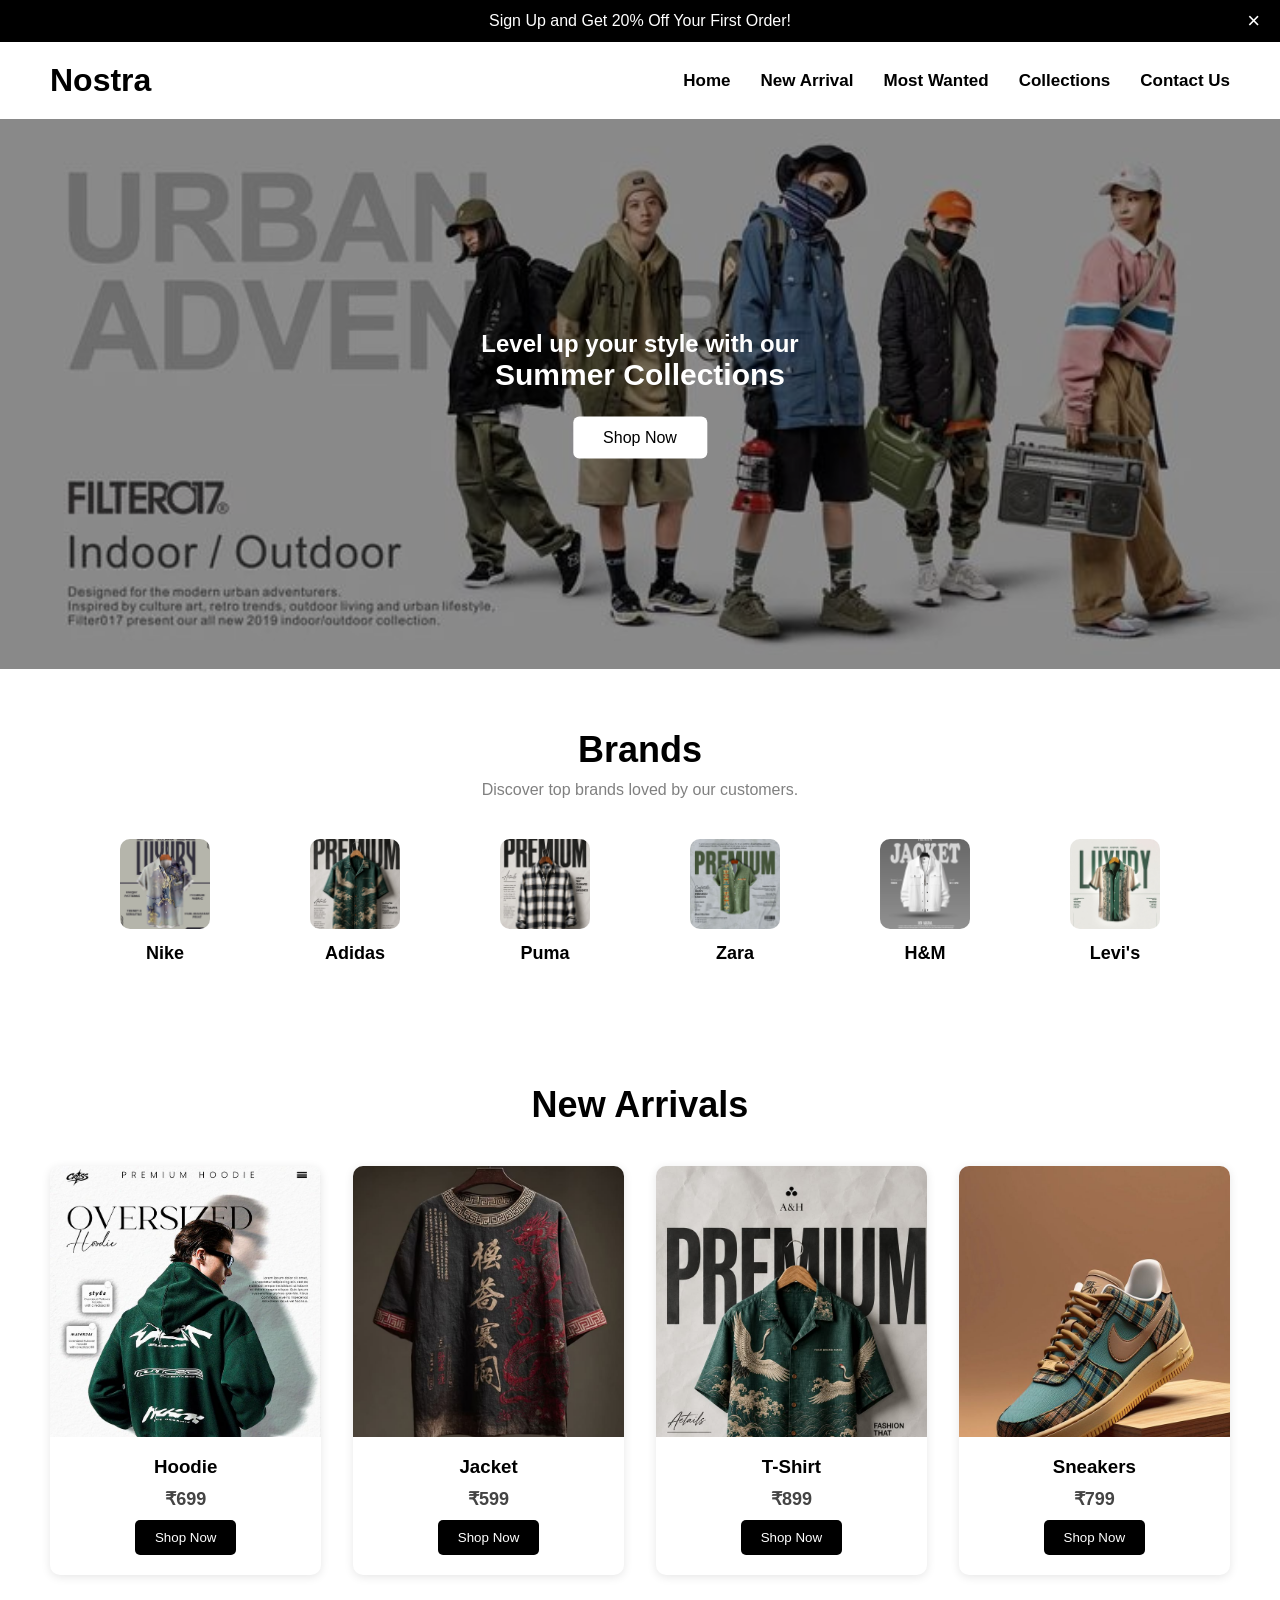
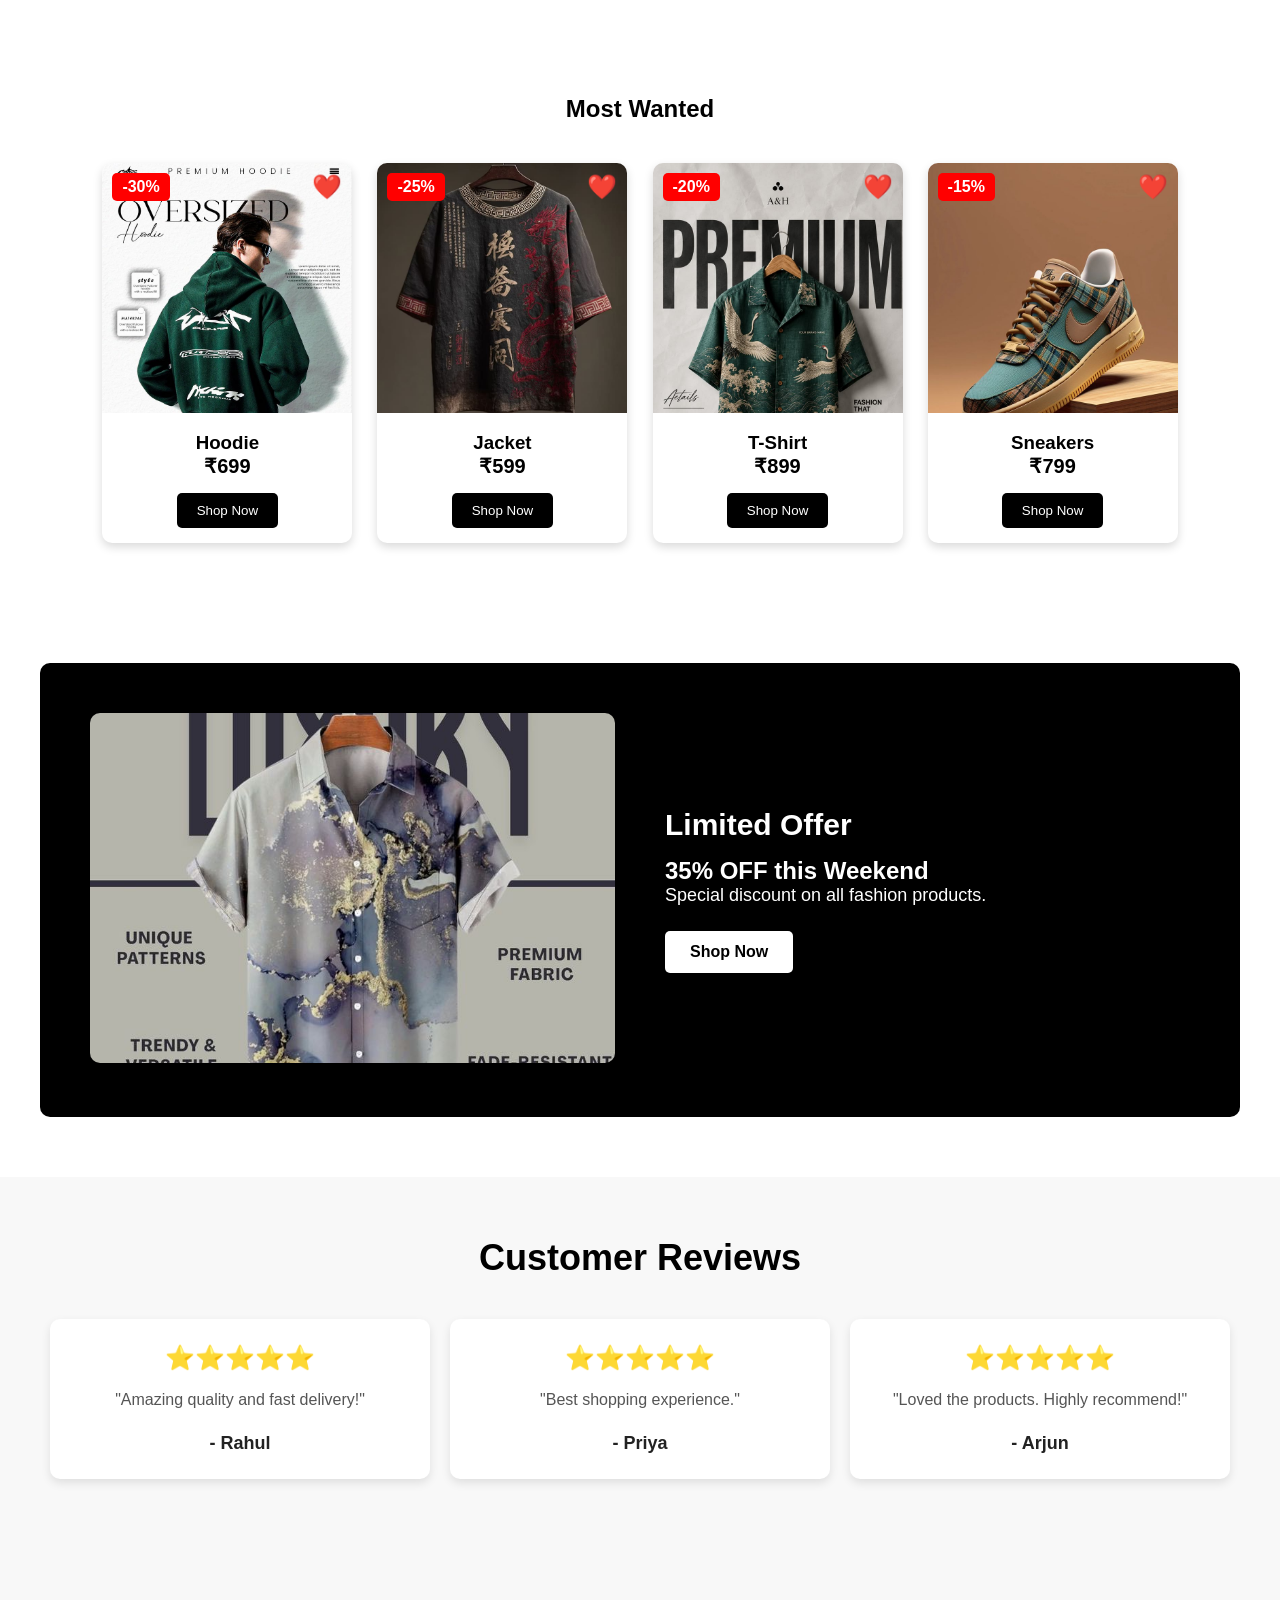
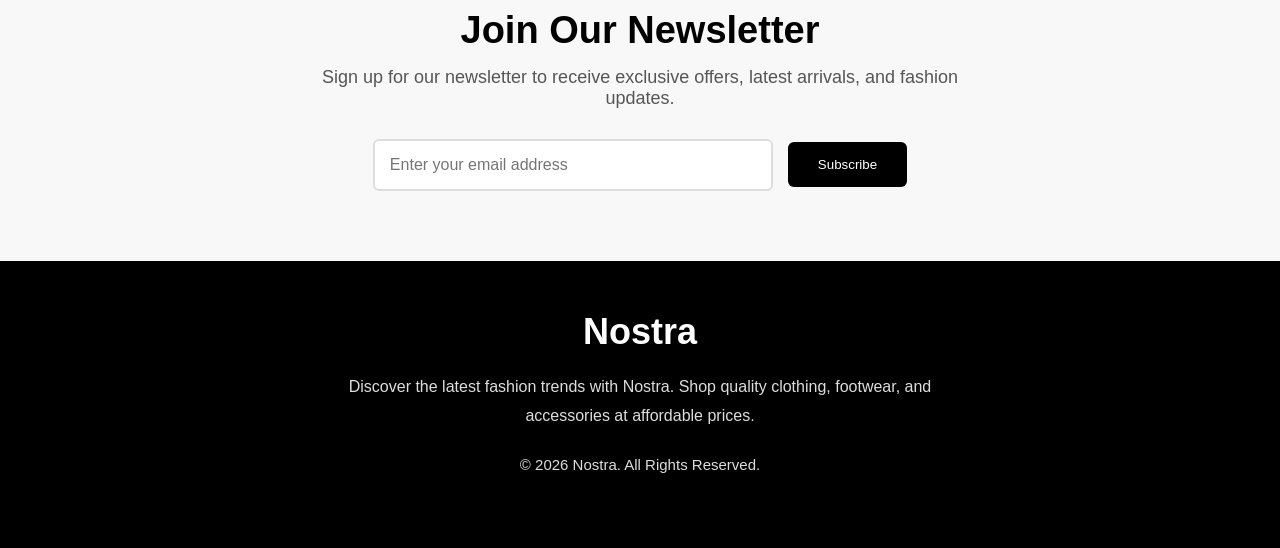
<file: index.html>
<!DOCTYPE html>
<html lang="en">

<head>
    <meta charset="UTF-8">
    <meta name="viewport" content="width=device-width, initial-scale=1.0">
    <title>Nostra E-commerce</title>
    <link rel="stylesheet" href="style.css">
    <script src="script.js"></script>
</head>

<body>

    <!-- Offer Bar -->
    <div class="offer-bar">
        <p>Sign Up and Get 20% Off Your First Order!</p>
        <button class="close-btn">&times;</button>
    </div>

    <!-- Navbar -->
    <nav class="navbar">

        <h1 class="logo">Nostra</h1>

        <ul class="nav-links">
            <li><a href="index.html">Home</a></li>
            <li><a href="new-arrival.html">New Arrival</a></li>
            <li><a href="most-wanted.html">Most Wanted</a></li>
            <li><a href="collections.html">Collections</a></li>
            <li><a href="contact.html">Contact Us</a></li>
        </ul>

    </nav>

    <!-- Hero Section -->
    <section class="hero">

        <img src="./imagecollection/banner.jpg" alt="Fashion Banner">

        <div class="hero-overlay"></div>

        <div class="hero-content">
            <h1>Level up your style with our</h1>
            <h3>Summer Collections</h3>
            <button>Shop Now</button>
        </div>

    </section>

    <!-- Brands -->
    <section class="brands">

        <h2>Brands</h2>

        <p>Discover top brands loved by our customers.</p>

        <div class="brand-container">

            <div class="brand">
                <img src="./imagecollection/img1.jpg" alt="Nike">
                <h4>Nike</h4>
            </div>

            <div class="brand">
                <img src="./imagecollection/img2.jpg" alt="Adidas">
                <h4>Adidas</h4>
            </div>

            <div class="brand">
                <img src="./imagecollection/img3.jpg" alt="Puma">
                <h4>Puma</h4>
            </div>

            <div class="brand">
                <img src="./imagecollection/img4.jpg" alt="Zara">
                <h4>Zara</h4>
            </div>

            <div class="brand">
                <img src="./imagecollection/img5.jpg" alt="H&M">
                <h4>H&M</h4>
            </div>

            <div class="brand">
                <img src="./imagecollection/img6.jpg" alt="Levi's">
                <h4>Levi's</h4>
            </div>

        </div>

    </section>

    <!-- New Arrivals -->
    <section class="new-arrivals">

        <h2>New Arrivals</h2>

        <div class="product-container">

            <div class="product-card">
                <img src="./imagecollection/Premium Hoodie Poster Design.jpg" alt="Hoodie">
                <h3>Hoodie</h3>
                <p>₹699</p>
                <button>Shop Now</button>
            </div>

            <div class="product-card">
                <img src="./imagecollection/JV.jpg" alt="Jacket">
                <h3>Jacket</h3>
                <p>₹599</p>
                <button>Shop Now</button>
            </div>

            <div class="product-card">
                <img src="./imagecollection/Artistic Japanese Wave Shirt 🌊🔥 _ Bold Statement Streetwear.jpg"
                    alt="T-Shirt">
                <h3>T-Shirt</h3>
                <p>₹899</p>
                <button>Shop Now</button>
            </div>

            <div class="product-card">
                <img src="./imagecollection/_Carlton Banks_ AF1's.jpg" alt="Sneakers">
                <h3>Sneakers</h3>
                <p>₹799</p>
                <button>Shop Now</button>
            </div>

        </div>

    </section>

    <section class="most-wanted">

        <h2>Most Wanted</h2>

        <div class="wanted-container">

            <div class="wanted-card">
                <span class="discount">-30%</span>
                <span class="wishlist">❤️</span>

                <img src="./imagecollection/Premium Hoodie Poster Design.jpg" alt="Hoodie">

                <h3>Hoodie</h3>
                <p>₹699</p>

                <button>Shop Now</button>
            </div>

            <div class="wanted-card">
                <span class="discount">-25%</span>
                <span class="wishlist">❤️</span>

                <img src="./imagecollection/JV.jpg" alt="Jacket">

                <h3>Jacket</h3>
                <p>₹599</p>

                <button>Shop Now</button>
            </div>

            <div class="wanted-card">
                <span class="discount">-20%</span>
                <span class="wishlist">❤️</span>

                <img src="./imagecollection/Artistic Japanese Wave Shirt 🌊🔥 _ Bold Statement Streetwear.jpg"
                    alt="T-Shirt">

                <h3>T-Shirt</h3>
                <p>₹899</p>

                <button>Shop Now</button>
            </div>

            <div class="wanted-card">
                <span class="discount">-15%</span>
                <span class="wishlist">❤️</span>

                <img src="./imagecollection/_Carlton Banks_ AF1's.jpg" alt="Sneakers">

                <h3>Sneakers</h3>
                <p>₹799</p>

                <button>Shop Now</button>
            </div>

        </div>

    </section>

    <section class="offer-section">

        <div class="offer-image">
            <img src="./imagecollection/img1.jpg" alt="">
        </div>

        <div class="offer-content">
            <h2>Limited Offer</h2>
            <h1>35% OFF this Weekend</h1>
            <p>Special discount on all fashion products.</p>
            <button>Shop Now</button>
        </div>

    </section>

    <section class="customer-reviews">

        <h2>Customer Reviews</h2>

        <div class="review-container">

            <div class="review-card">
                <h3>⭐⭐⭐⭐⭐</h3>
                <p>"Amazing quality and fast delivery!"</p>
                <h4>- Rahul</h4>
            </div>

            <div class="review-card">
                <h3>⭐⭐⭐⭐⭐</h3>
                <p>"Best shopping experience."</p>
                <h4>- Priya</h4>
            </div>

            <div class="review-card">
                <h3>⭐⭐⭐⭐⭐</h3>
                <p>"Loved the products. Highly recommend!"</p>
                <h4>- Arjun</h4>
            </div>

        </div>

    </section>

    <section class="newsletter">

        <h2>Join Our Newsletter</h2>

        <p>
            Sign up for our newsletter to receive exclusive offers,
            latest arrivals, and fashion updates.
        </p>

        <form class="newsletter-form">

            <input type="email" placeholder="Enter your email address" required>

            <button type="submit">Subscribe</button>

        </form>

    </section>

    <footer class="footer">

        <div class="footer-content">

            <h2>Nostra</h2>

            <p>
                Discover the latest fashion trends with Nostra.
                Shop quality clothing, footwear, and accessories
                at affordable prices.
            </p>

            <p class="copyright">
                © 2026 Nostra. All Rights Reserved.
            </p>

        </div>

    </footer>

</body>

</html>
</file>
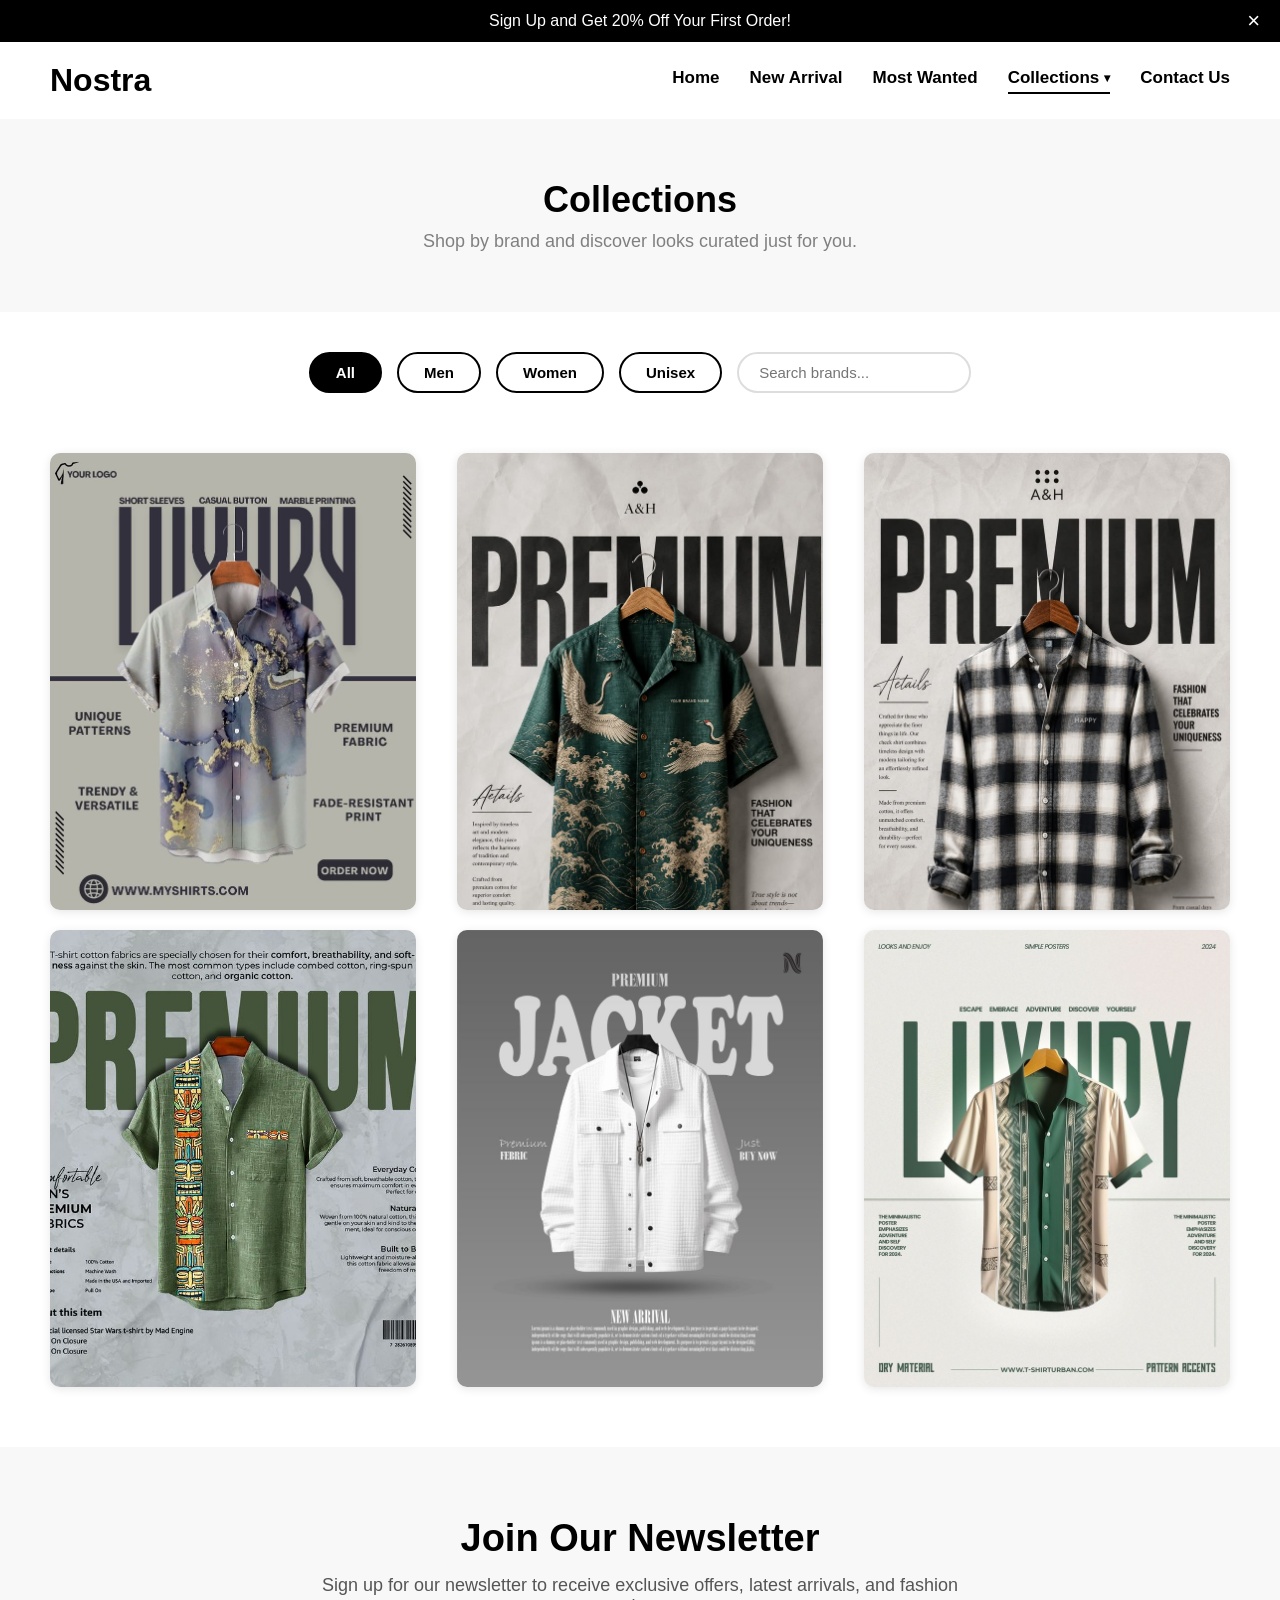
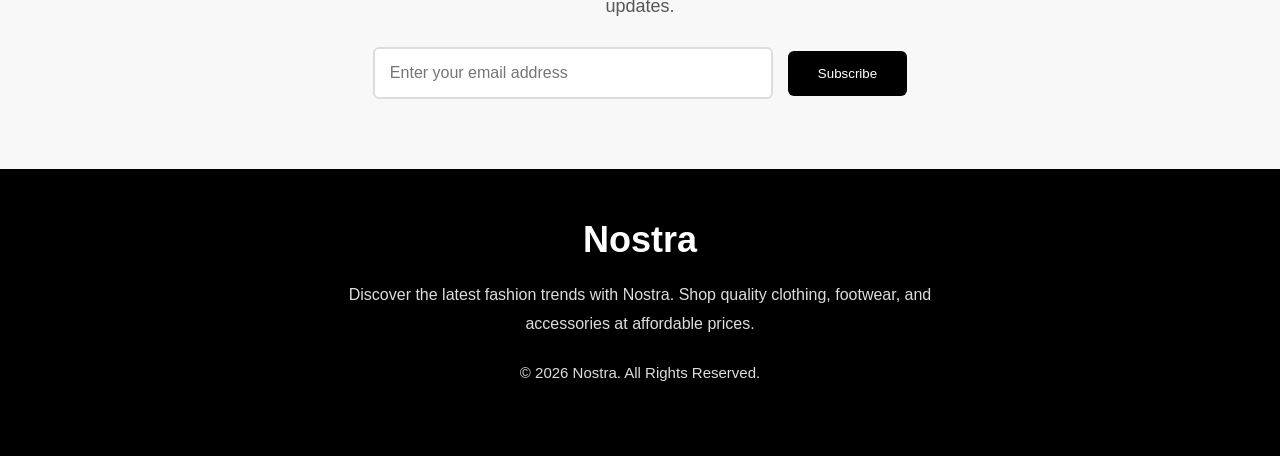
<file: collections.html>
<!DOCTYPE html>
<html lang="en">

<head>
    <meta charset="UTF-8">
    <meta name="viewport" content="width=device-width, initial-scale=1.0">
    <title>Collections - Nostra</title>
    <link rel="stylesheet" href="style.css">
    <script src="script.js" defer></script>
</head>

<body>

    <!-- Offer Bar -->
    <div class="offer-bar">
        <p>Sign Up and Get 20% Off Your First Order!</p>
        <button class="close-btn">&times;</button>
    </div>

    <!-- Navbar -->
    <nav class="navbar">

        <h1 class="logo">Nostra</h1>

        <button class="menu-toggle" aria-label="Toggle menu">&#9776;</button>

        <ul class="nav-links">
            <li><a href="index.html">Home</a></li>
            <li><a href="new-arrival.html">New Arrival</a></li>
            <li><a href="most-wanted.html">Most Wanted</a></li>
            <li class="dropdown">
                <a href="collections.html" class="active">Collections <span class="caret">&#9662;</span></a>
                <ul class="dropdown-menu">
                    <li><a href="collections.html?category=men">Men</a></li>
                    <li><a href="collections.html?category=women">Women</a></li>
                    <li><a href="collections.html?category=unisex">Unisex</a></li>
                </ul>
            </li>
            <li><a href="contact.html">Contact Us</a></li>
        </ul>

    </nav>

    <!-- Page Banner -->
    <section class="page-banner">
        <h1>Collections</h1>
        <p>Shop by brand and discover looks curated just for you.</p>
    </section>

    <!-- Filter + Search Bar -->
    <section class="filter-bar">
        <button class="filter-btn active" data-filter="all">All</button>
        <button class="filter-btn" data-filter="men">Men</button>
        <button class="filter-btn" data-filter="women">Women</button>
        <button class="filter-btn" data-filter="unisex">Unisex</button>

        <input type="text" class="search-input" placeholder="Search brands...">
    </section>

    <!-- Collections Grid -->
    <section class="collections">

        <div class="collection-container">

            <div class="collection-card" data-category="men">
                <img src="./imagecollection/img1.jpg" alt="Nike Collection">
                <div class="collection-overlay">
                    <h3>Nike</h3>
                    <button>View Collection</button>
                </div>
            </div>

            <div class="collection-card" data-category="unisex">
                <img src="./imagecollection/img2.jpg" alt="Adidas Collection">
                <div class="collection-overlay">
                    <h3>Adidas</h3>
                    <button>View Collection</button>
                </div>
            </div>

            <div class="collection-card" data-category="men">
                <img src="./imagecollection/img3.jpg" alt="Puma Collection">
                <div class="collection-overlay">
                    <h3>Puma</h3>
                    <button>View Collection</button>
                </div>
            </div>

            <div class="collection-card" data-category="women">
                <img src="./imagecollection/img4.jpg" alt="Zara Collection">
                <div class="collection-overlay">
                    <h3>Zara</h3>
                    <button>View Collection</button>
                </div>
            </div>

            <div class="collection-card" data-category="women">
                <img src="./imagecollection/img5.jpg" alt="H&M Collection">
                <div class="collection-overlay">
                    <h3>H&M</h3>
                    <button>View Collection</button>
                </div>
            </div>

            <div class="collection-card" data-category="unisex">
                <img src="./imagecollection/img6.jpg" alt="Levi's Collection">
                <div class="collection-overlay">
                    <h3>Levi's</h3>
                    <button>View Collection</button>
                </div>
            </div>

        </div>

    </section>

    <!-- Newsletter -->
    <section class="newsletter">

        <h2>Join Our Newsletter</h2>

        <p>
            Sign up for our newsletter to receive exclusive offers,
            latest arrivals, and fashion updates.
        </p>

        <form class="newsletter-form">

            <input type="email" placeholder="Enter your email address" required>

            <button type="submit">Subscribe</button>

        </form>

    </section>

    <!-- Footer -->
    <footer class="footer">

        <div class="footer-content">

            <h2>Nostra</h2>

            <p>
                Discover the latest fashion trends with Nostra.
                Shop quality clothing, footwear, and accessories
                at affordable prices.
            </p>

            <p class="copyright">
                © 2026 Nostra. All Rights Reserved.
            </p>

        </div>

    </footer>

</body>

</html>
</file>
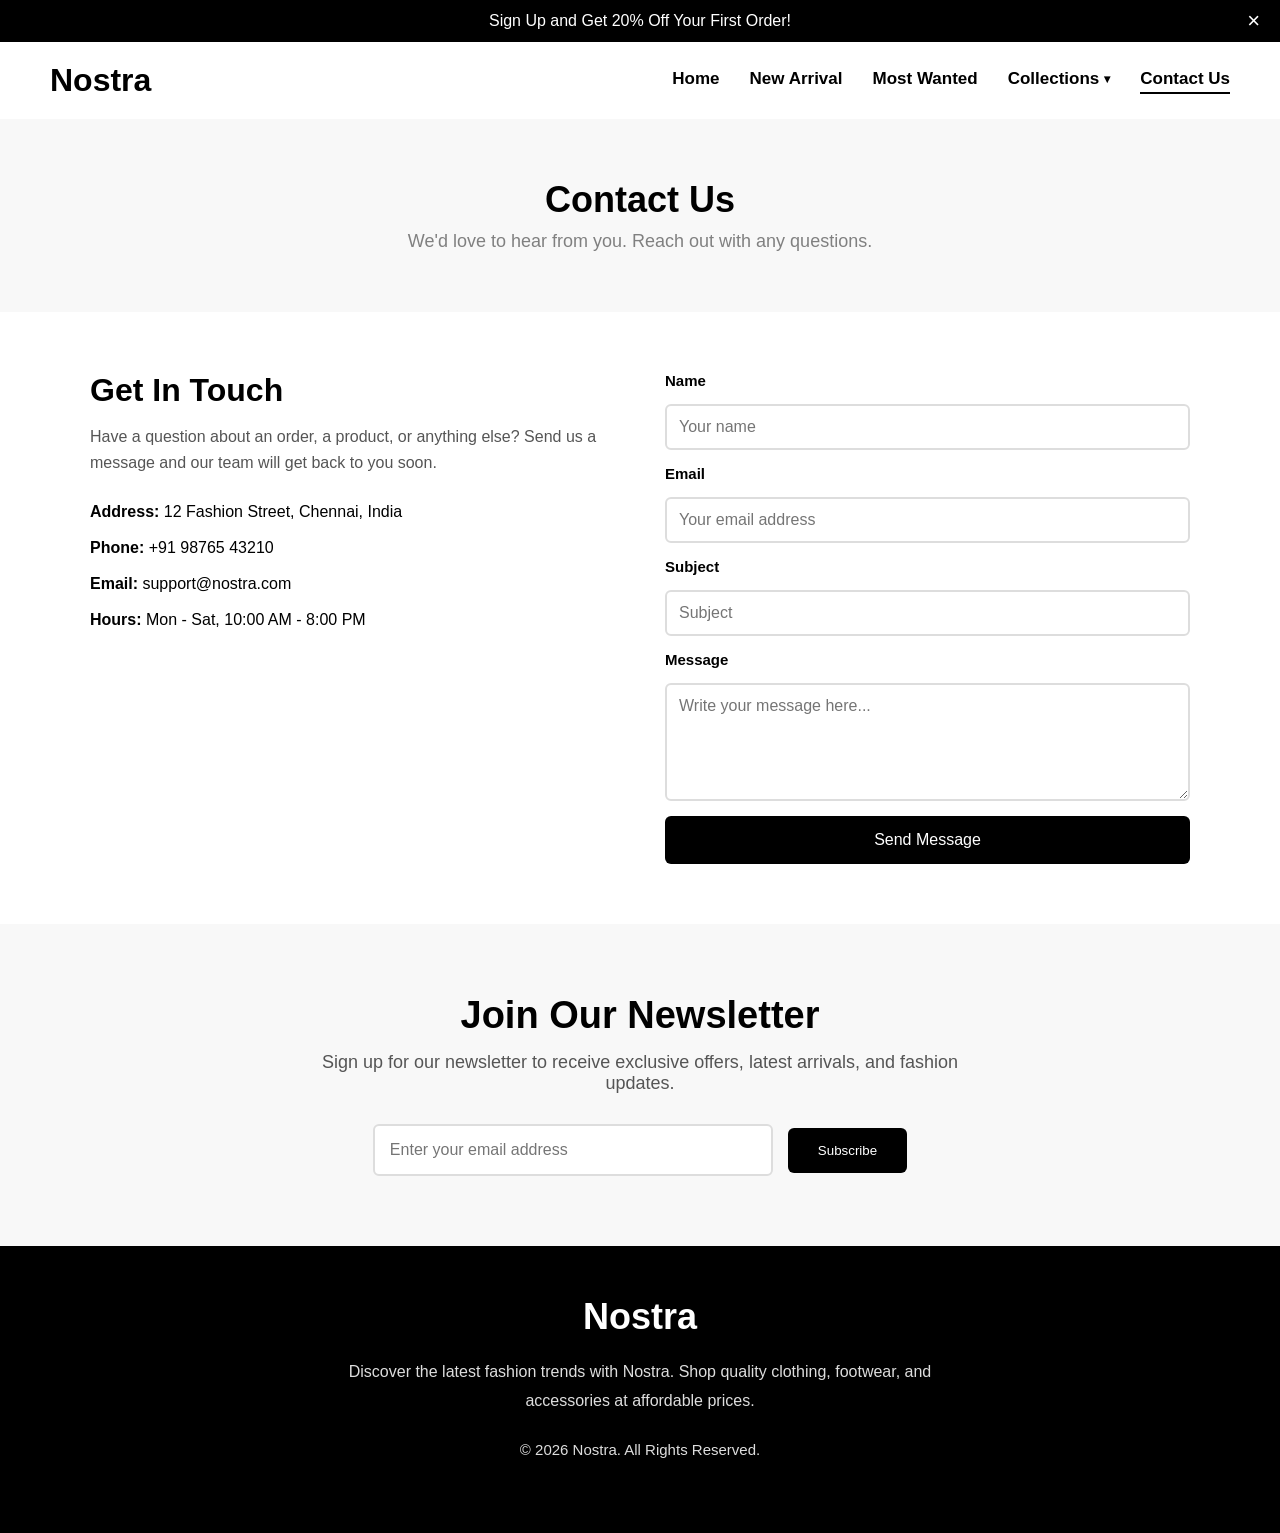
<file: contact.html>
<!DOCTYPE html>
<html lang="en">

<head>
    <meta charset="UTF-8">
    <meta name="viewport" content="width=device-width, initial-scale=1.0">
    <title>Contact Us - Nostra</title>
    <link rel="stylesheet" href="style.css">
    <script src="script.js" defer></script>
</head>

<body>

    <!-- Offer Bar -->
    <div class="offer-bar">
        <p>Sign Up and Get 20% Off Your First Order!</p>
        <button class="close-btn">&times;</button>
    </div>

    <!-- Navbar -->
    <nav class="navbar">

        <h1 class="logo">Nostra</h1>

        <button class="menu-toggle" aria-label="Toggle menu">&#9776;</button>

        <ul class="nav-links">
            <li><a href="index.html">Home</a></li>
            <li><a href="new-arrival.html">New Arrival</a></li>
            <li><a href="most-wanted.html">Most Wanted</a></li>
            <li class="dropdown">
                <a href="collections.html">Collections <span class="caret">&#9662;</span></a>
                <ul class="dropdown-menu">
                    <li><a href="collections.html?category=men">Men</a></li>
                    <li><a href="collections.html?category=women">Women</a></li>
                    <li><a href="collections.html?category=unisex">Unisex</a></li>
                </ul>
            </li>
            <li><a href="contact.html" class="active">Contact Us</a></li>
        </ul>

    </nav>

    <!-- Page Banner -->
    <section class="page-banner">
        <h1>Contact Us</h1>
        <p>We'd love to hear from you. Reach out with any questions.</p>
    </section>

    <!-- Contact Section -->
    <section class="contact-section">

        <div class="contact-container">

            <div class="contact-info">

                <h2>Get In Touch</h2>

                <p>Have a question about an order, a product, or anything else? Send us a message and our team will get
                    back to you soon.</p>

                <ul class="contact-details">
                    <li><strong>Address:</strong> 12 Fashion Street, Chennai, India</li>
                    <li><strong>Phone:</strong> +91 98765 43210</li>
                    <li><strong>Email:</strong> support@nostra.com</li>
                    <li><strong>Hours:</strong> Mon - Sat, 10:00 AM - 8:00 PM</li>
                </ul>

            </div>

            <div class="contact-form-wrapper">

                <form class="contact-form">

                    <label for="name">Name</label>
                    <input type="text" id="name" name="name" placeholder="Your name" required>

                    <label for="email">Email</label>
                    <input type="email" id="email" name="email" placeholder="Your email address" required>

                    <label for="subject">Subject</label>
                    <input type="text" id="subject" name="subject" placeholder="Subject" required>

                    <label for="message">Message</label>
                    <textarea id="message" name="message" rows="5" placeholder="Write your message here..."
                        required></textarea>

                    <button type="submit">Send Message</button>

                </form>

            </div>

        </div>

    </section>

    <!-- Newsletter -->
    <section class="newsletter">

        <h2>Join Our Newsletter</h2>

        <p>
            Sign up for our newsletter to receive exclusive offers,
            latest arrivals, and fashion updates.
        </p>

        <form class="newsletter-form">

            <input type="email" placeholder="Enter your email address" required>

            <button type="submit">Subscribe</button>

        </form>

    </section>

    <!-- Footer -->
    <footer class="footer">

        <div class="footer-content">

            <h2>Nostra</h2>

            <p>
                Discover the latest fashion trends with Nostra.
                Shop quality clothing, footwear, and accessories
                at affordable prices.
            </p>

            <p class="copyright">
                © 2026 Nostra. All Rights Reserved.
            </p>

        </div>

    </footer>

</body>

</html>
</file>
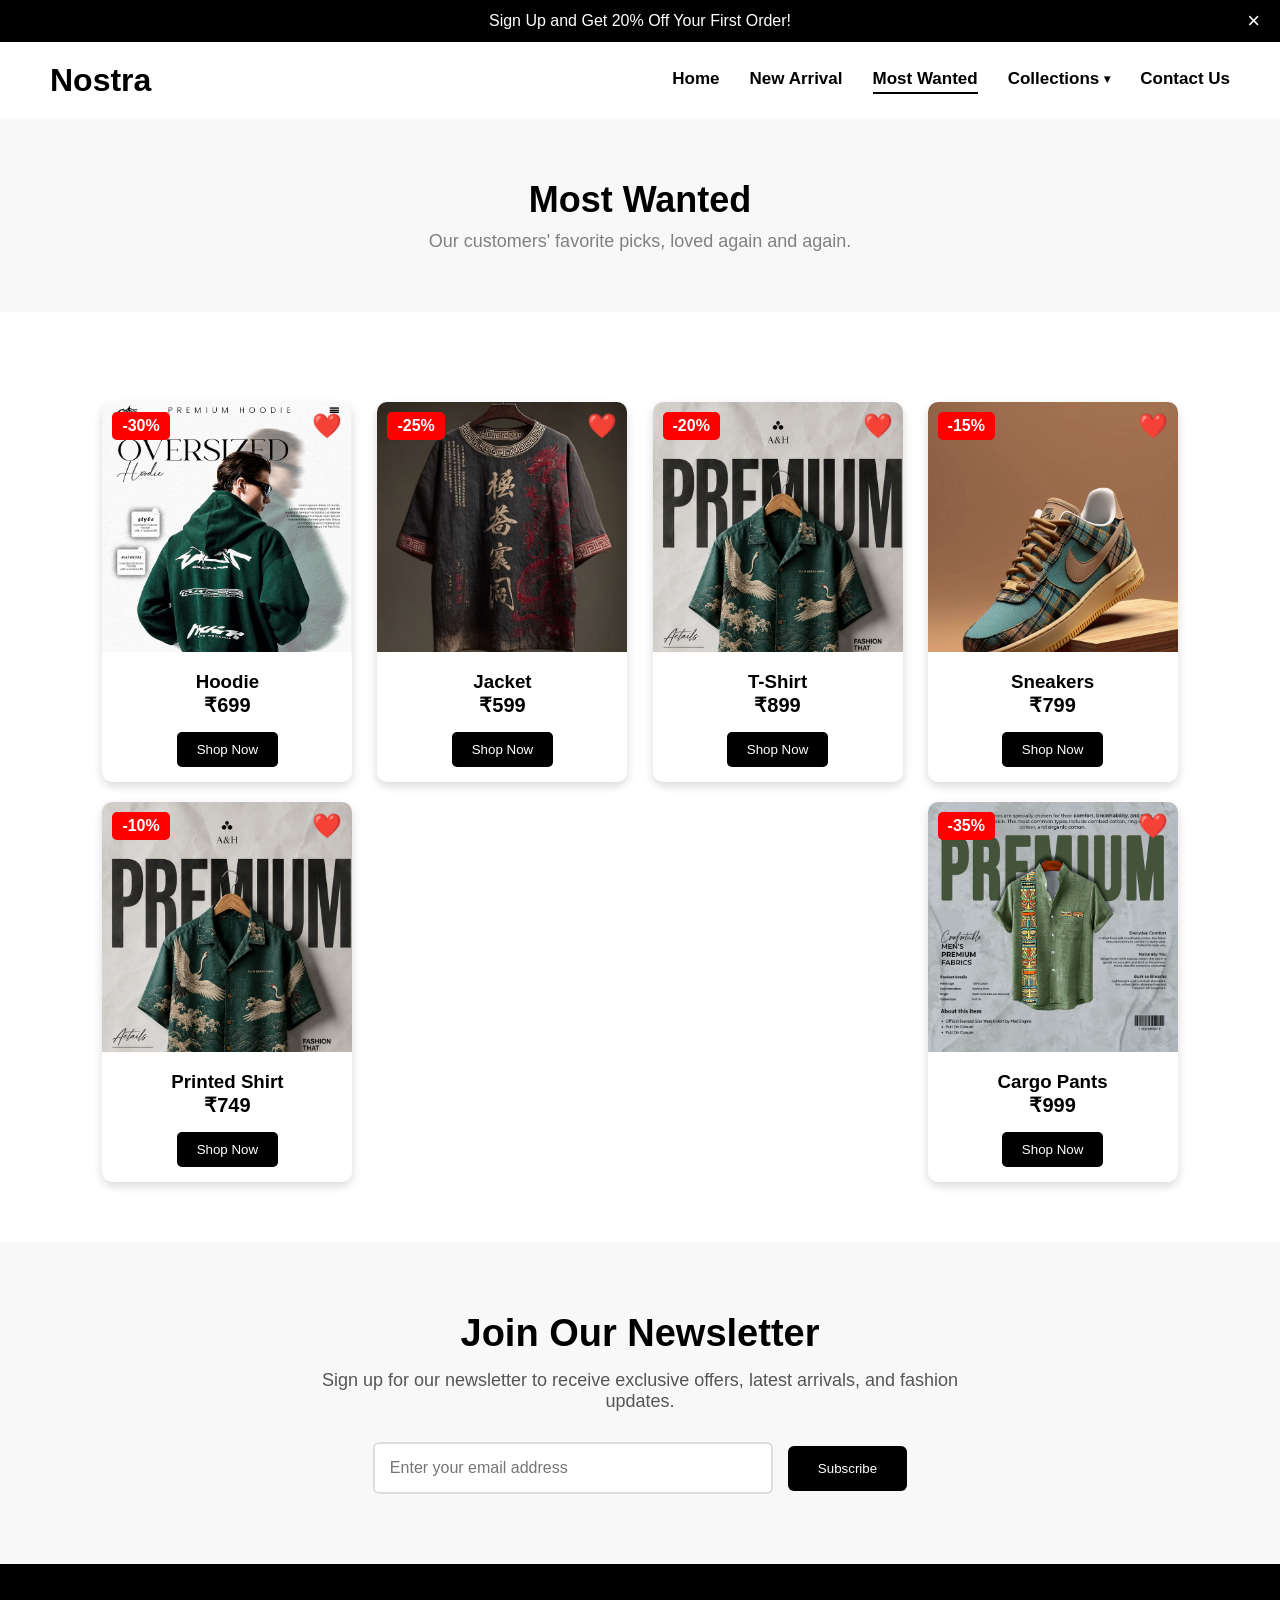
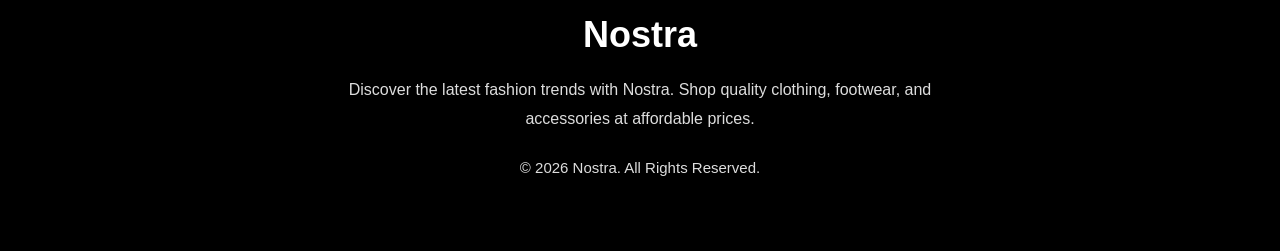
<file: most-wanted.html>
<!DOCTYPE html>
<html lang="en">

<head>
    <meta charset="UTF-8">
    <meta name="viewport" content="width=device-width, initial-scale=1.0">
    <title>Most Wanted - Nostra</title>
    <link rel="stylesheet" href="style.css">
    <script src="script.js" defer></script>
</head>

<body>

    <!-- Offer Bar -->
    <div class="offer-bar">
        <p>Sign Up and Get 20% Off Your First Order!</p>
        <button class="close-btn">&times;</button>
    </div>

    <!-- Navbar -->
    <nav class="navbar">

        <h1 class="logo">Nostra</h1>

        <button class="menu-toggle" aria-label="Toggle menu">&#9776;</button>

        <ul class="nav-links">
            <li><a href="index.html">Home</a></li>
            <li><a href="new-arrival.html">New Arrival</a></li>
            <li><a href="most-wanted.html" class="active">Most Wanted</a></li>
            <li class="dropdown">
                <a href="collections.html">Collections <span class="caret">&#9662;</span></a>
                <ul class="dropdown-menu">
                    <li><a href="collections.html?category=men">Men</a></li>
                    <li><a href="collections.html?category=women">Women</a></li>
                    <li><a href="collections.html?category=unisex">Unisex</a></li>
                </ul>
            </li>
            <li><a href="contact.html">Contact Us</a></li>
        </ul>

    </nav>

    <!-- Page Banner -->
    <section class="page-banner">
        <h1>Most Wanted</h1>
        <p>Our customers' favorite picks, loved again and again.</p>
    </section>

    <!-- Most Wanted Full Grid -->
    <section class="most-wanted">

        <div class="wanted-container">

            <div class="wanted-card">
                <span class="discount">-30%</span>
                <span class="wishlist">❤️</span>

                <img src="./imagecollection/Premium Hoodie Poster Design.jpg" alt="Hoodie">

                <h3>Hoodie</h3>
                <p>₹699</p>

                <button>Shop Now</button>
            </div>

            <div class="wanted-card">
                <span class="discount">-25%</span>
                <span class="wishlist">❤️</span>

                <img src="./imagecollection/JV.jpg" alt="Jacket">

                <h3>Jacket</h3>
                <p>₹599</p>

                <button>Shop Now</button>
            </div>

            <div class="wanted-card">
                <span class="discount">-20%</span>
                <span class="wishlist">❤️</span>

                <img src="./imagecollection/Artistic Japanese Wave Shirt 🌊🔥 _ Bold Statement Streetwear.jpg"
                    alt="T-Shirt">

                <h3>T-Shirt</h3>
                <p>₹899</p>

                <button>Shop Now</button>
            </div>

            <div class="wanted-card">
                <span class="discount">-15%</span>
                <span class="wishlist">❤️</span>

                <img src="./imagecollection/_Carlton Banks_ AF1's.jpg" alt="Sneakers">

                <h3>Sneakers</h3>
                <p>₹799</p>

                <button>Shop Now</button>
            </div>

            <div class="wanted-card">
                <span class="discount">-10%</span>
                <span class="wishlist">❤️</span>

                <img src="./imagecollection/img2.jpg" alt="Shirt">

                <h3>Printed Shirt</h3>
                <p>₹749</p>

                <button>Shop Now</button>
            </div>

            <div class="wanted-card">
                <span class="discount">-35%</span>
                <span class="wishlist">❤️</span>

                <img src="./imagecollection/img4.jpg" alt="Cargo Pants">

                <h3>Cargo Pants</h3>
                <p>₹999</p>

                <button>Shop Now</button>
            </div>

        </div>

    </section>

    <!-- Newsletter -->
    <section class="newsletter">

        <h2>Join Our Newsletter</h2>

        <p>
            Sign up for our newsletter to receive exclusive offers,
            latest arrivals, and fashion updates.
        </p>

        <form class="newsletter-form">

            <input type="email" placeholder="Enter your email address" required>

            <button type="submit">Subscribe</button>

        </form>

    </section>

    <!-- Footer -->
    <footer class="footer">

        <div class="footer-content">

            <h2>Nostra</h2>

            <p>
                Discover the latest fashion trends with Nostra.
                Shop quality clothing, footwear, and accessories
                at affordable prices.
            </p>

            <p class="copyright">
                © 2026 Nostra. All Rights Reserved.
            </p>

        </div>

    </footer>

</body>

</html>
</file>
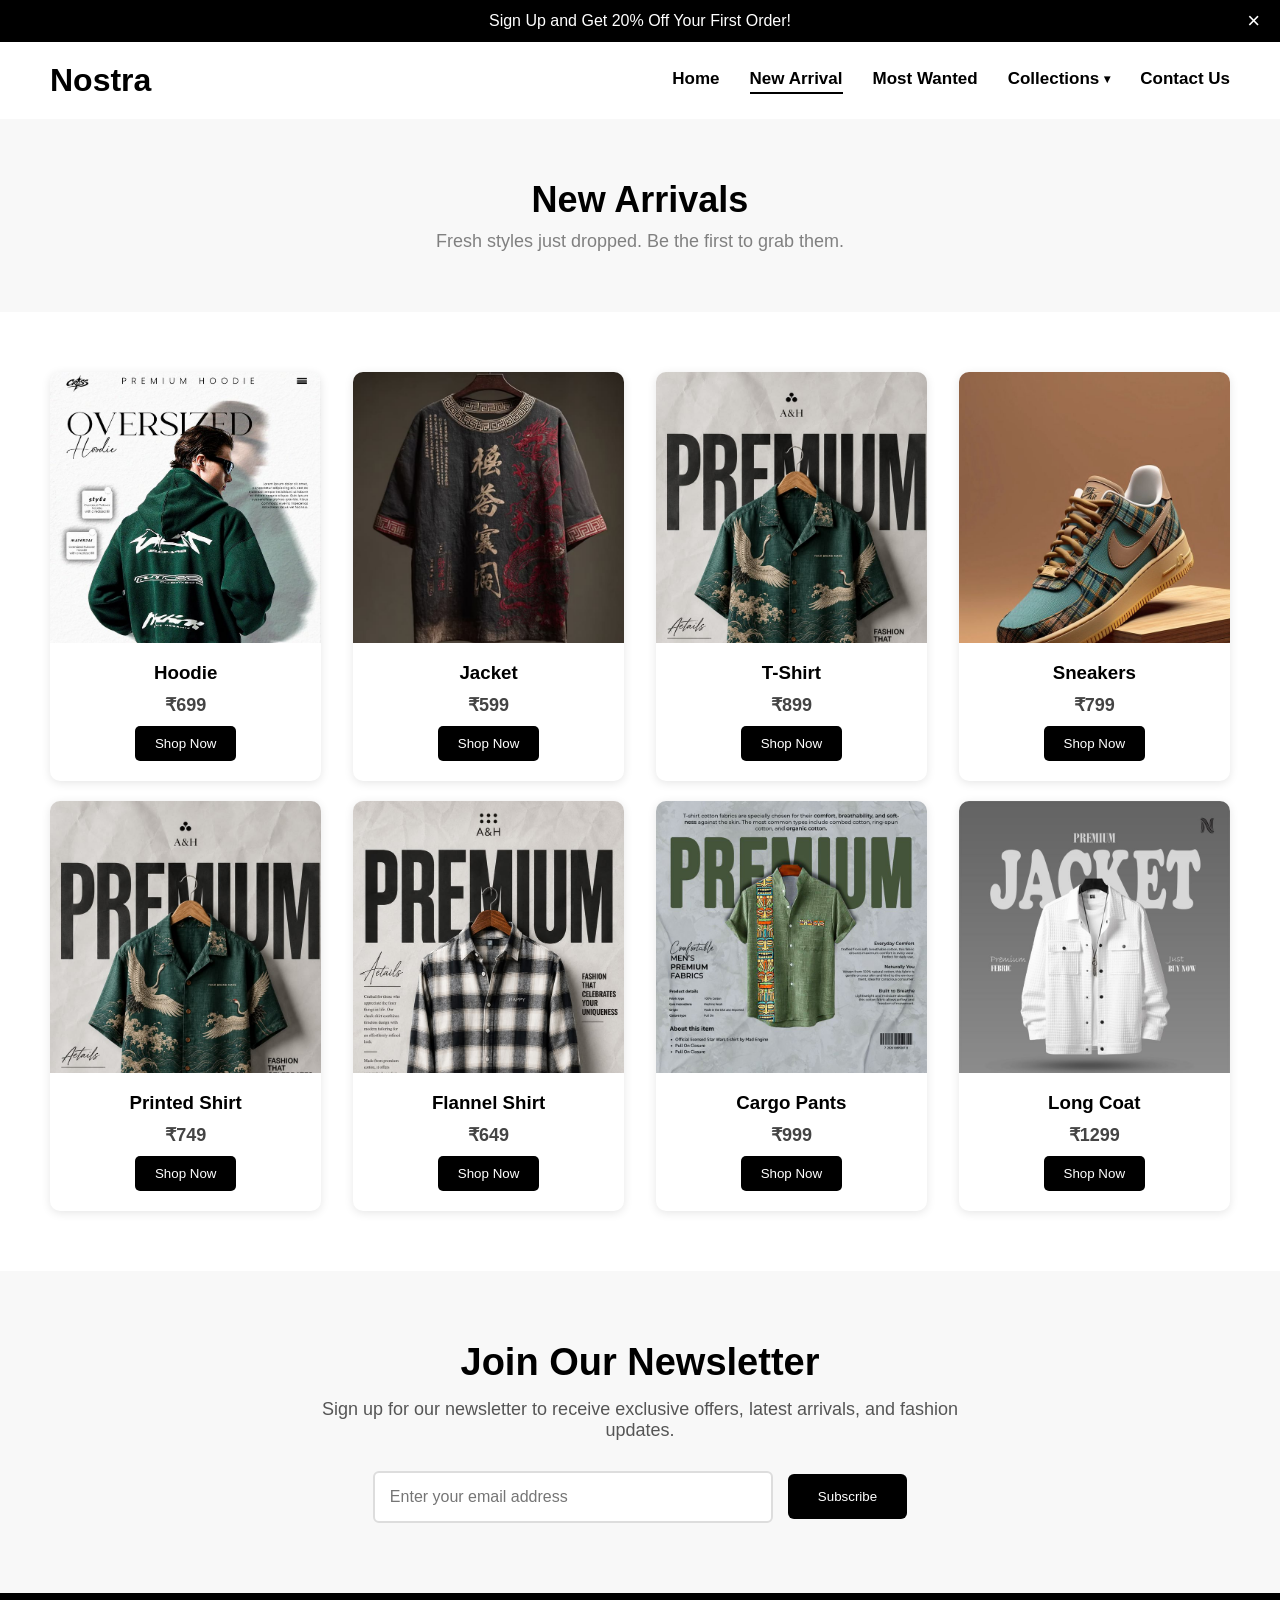
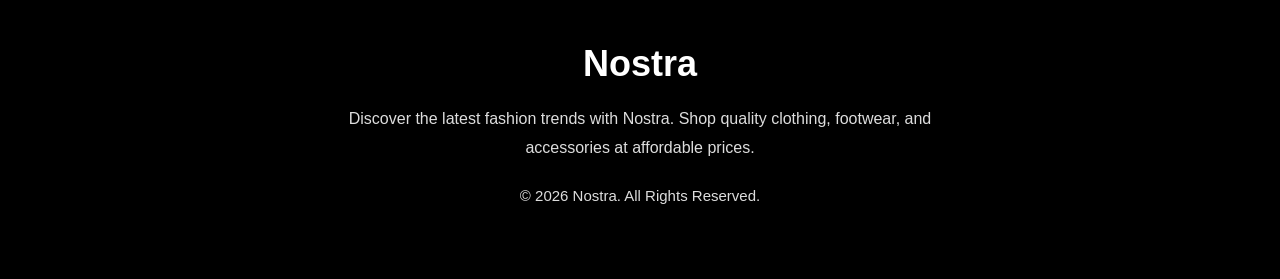
<file: new-arrival.html>
<!DOCTYPE html>
<html lang="en">

<head>
    <meta charset="UTF-8">
    <meta name="viewport" content="width=device-width, initial-scale=1.0">
    <title>New Arrivals - Nostra</title>
    <link rel="stylesheet" href="style.css">
    <script src="script.js" defer></script>
</head>

<body>

    <!-- Offer Bar -->
    <div class="offer-bar">
        <p>Sign Up and Get 20% Off Your First Order!</p>
        <button class="close-btn">&times;</button>
    </div>

    <!-- Navbar -->
    <nav class="navbar">

        <h1 class="logo">Nostra</h1>

        <button class="menu-toggle" aria-label="Toggle menu">&#9776;</button>

        <ul class="nav-links">
            <li><a href="index.html">Home</a></li>
            <li><a href="new-arrival.html" class="active">New Arrival</a></li>
            <li><a href="most-wanted.html">Most Wanted</a></li>
            <li class="dropdown">
                <a href="collections.html">Collections <span class="caret">&#9662;</span></a>
                <ul class="dropdown-menu">
                    <li><a href="collections.html?category=men">Men</a></li>
                    <li><a href="collections.html?category=women">Women</a></li>
                    <li><a href="collections.html?category=unisex">Unisex</a></li>
                </ul>
            </li>
            <li><a href="contact.html">Contact Us</a></li>
        </ul>

    </nav>

    <!-- Page Banner -->
    <section class="page-banner">
        <h1>New Arrivals</h1>
        <p>Fresh styles just dropped. Be the first to grab them.</p>
    </section>

    <!-- New Arrivals Full Grid -->
    <section class="new-arrivals">

        <div class="product-container">

            <div class="product-card">
                <img src="./imagecollection/Premium Hoodie Poster Design.jpg" alt="Hoodie">
                <h3>Hoodie</h3>
                <p>₹699</p>
                <button>Shop Now</button>
            </div>

            <div class="product-card">
                <img src="./imagecollection/JV.jpg" alt="Jacket">
                <h3>Jacket</h3>
                <p>₹599</p>
                <button>Shop Now</button>
            </div>

            <div class="product-card">
                <img src="./imagecollection/Artistic Japanese Wave Shirt 🌊🔥 _ Bold Statement Streetwear.jpg"
                    alt="T-Shirt">
                <h3>T-Shirt</h3>
                <p>₹899</p>
                <button>Shop Now</button>
            </div>

            <div class="product-card">
                <img src="./imagecollection/_Carlton Banks_ AF1's.jpg" alt="Sneakers">
                <h3>Sneakers</h3>
                <p>₹799</p>
                <button>Shop Now</button>
            </div>

            <div class="product-card">
                <img src="./imagecollection/img2.jpg" alt="Shirt">
                <h3>Printed Shirt</h3>
                <p>₹749</p>
                <button>Shop Now</button>
            </div>

            <div class="product-card">
                <img src="./imagecollection/img3.jpg" alt="Flannel">
                <h3>Flannel Shirt</h3>
                <p>₹649</p>
                <button>Shop Now</button>
            </div>

            <div class="product-card">
                <img src="./imagecollection/img4.jpg" alt="Cargo Pants">
                <h3>Cargo Pants</h3>
                <p>₹999</p>
                <button>Shop Now</button>
            </div>

            <div class="product-card">
                <img src="./imagecollection/img5.jpg" alt="Coat">
                <h3>Long Coat</h3>
                <p>₹1299</p>
                <button>Shop Now</button>
            </div>

        </div>

    </section>

    <!-- Newsletter -->
    <section class="newsletter">

        <h2>Join Our Newsletter</h2>

        <p>
            Sign up for our newsletter to receive exclusive offers,
            latest arrivals, and fashion updates.
        </p>

        <form class="newsletter-form">

            <input type="email" placeholder="Enter your email address" required>

            <button type="submit">Subscribe</button>

        </form>

    </section>

    <!-- Footer -->
    <footer class="footer">

        <div class="footer-content">

            <h2>Nostra</h2>

            <p>
                Discover the latest fashion trends with Nostra.
                Shop quality clothing, footwear, and accessories
                at affordable prices.
            </p>

            <p class="copyright">
                © 2026 Nostra. All Rights Reserved.
            </p>

        </div>

    </footer>

</body>

</html>
</file>
<file: style.css>
* {
    margin: 0;
    padding: 0;
    box-sizing: border-box;
}

body {
    font-family: Arial, Helvetica, sans-serif;
    background-color: #ffffff;
}

/* ===========================
   Offer Bar
=========================== */

.offer-bar {
    background-color: black;
    color: white;
    display: flex;
    justify-content: center;
    align-items: center;
    padding: 12px 20px;
    position: relative;
}

.offer-bar p {
    font-size: 16px;
}

.offer-bar button {
    position: absolute;
    right: 20px;
    background: none;
    border: none;
    color: white;
    font-size: 22px;
    cursor: pointer;
}

/* ===========================
   Navbar
=========================== */

.navbar {
    display: flex;
    justify-content: space-between;
    align-items: center;
    padding: 20px 50px;
    background-color: white;
    box-shadow: 0 2px 10px rgba(0, 0, 0, 0.1);
}

.logo {
    font-size: 32px;
    font-weight: bold;
}

.nav-links {
    display: flex;
    list-style: none;
    gap: 30px;
}

.nav-links a {
    text-decoration: none;
    color: black;
    font-size: 17px;
    font-weight: 600;
    transition: 0.3s;
    padding-bottom: 4px;
}

.nav-links a:hover {
    color: gray;
}

.nav-links a.active {
    color: black;
    border-bottom: 2px solid black;
}

.menu-toggle {
    display: none;
    background: none;
    border: none;
    font-size: 28px;
    line-height: 1;
    cursor: pointer;
    color: black;
}

/* Dropdown submenu */
.dropdown {
    position: relative;
}

.dropdown > a {
    display: flex;
    align-items: center;
    gap: 5px;
}

.caret {
    font-size: 12px;
}

.dropdown-menu {
    display: none;
    flex-direction: column;
    position: absolute;
    top: 100%;
    left: 0;
    background-color: white;
    min-width: 160px;
    box-shadow: 0 4px 10px rgba(0, 0, 0, 0.15);
    border-radius: 6px;
    overflow: hidden;
    list-style: none;
    z-index: 10;
    padding: 8px 0;
}

.dropdown:hover .dropdown-menu {
    display: flex;
}

.dropdown-menu li a {
    display: block;
    padding: 10px 20px;
    font-size: 15px;
    font-weight: 500;
    color: black;
    text-decoration: none;
    white-space: nowrap;
}

.dropdown-menu li a:hover {
    background-color: #f0f0f0;
    color: black;
}

/* ===========================
   Hero Section
=========================== */

.hero {
    position: relative;
    width: 100%;
    height: 550px;
    overflow: hidden;
}

.hero img {
    width: 100%;
    height: 100%;
    object-fit: cover;
}

.hero-overlay {
    position: absolute;
    inset: 0;
    background-color: rgba(0, 0, 0, 0.4);
}

.hero-content {
    position: absolute;
    top: 50%;
    left: 50%;
    transform: translate(-50%, -50%);
    text-align: center;
    color: white;
}

.hero-content h2 {
    font-size: 60px;
    margin-bottom: 15px;
}

.hero-content h3 {
    font-size: 30px;
    margin-bottom: 25px;
}

.hero-content button {
    padding: 12px 30px;
    border: none;
    border-radius: 6px;
    background-color: white;
    color: black;
    font-size: 16px;
    cursor: pointer;
    transition: 0.3s;
}

.hero-content button:hover {
    background-color: black;
    color: white;
    transform: scale(1.05);
}

/* ===========================
   Brands
=========================== */

.brands {
    padding: 60px 50px;
    text-align: center;
}

.brands h2 {
    font-size: 36px;
    margin-bottom: 10px;
}

.brands p {
    color: gray;
    margin-bottom: 40px;
}

.brand-container {
    display: flex;
    justify-content: space-evenly;
    align-items: center;
    flex-wrap: wrap;
    gap: 30px;
}

.brand {
    text-align: center;
}

.brand img {
    width: 90px;
    height: 90px;
    object-fit: cover;
    border-radius: 10px;
    transition: transform 0.3s;
}

.brand img:hover {
    transform: scale(1.1);
}

.brand h4 {
    margin-top: 10px;
    font-size: 18px;
}

/* ===========================
   Page Banner (used on New Arrival, Most Wanted, Collections, Contact)
=========================== */

.page-banner {
    text-align: center;
    padding: 60px 50px;
    background-color: #f8f8f8;
}

.page-banner h1 {
    font-size: 36px;
    margin-bottom: 10px;
}

.page-banner p {
    color: gray;
    font-size: 18px;
}

/* ===========================
   Responsive Design
=========================== */

@media (max-width:768px) {

    .navbar {
        flex-direction: row;
        justify-content: space-between;
        align-items: center;
        padding: 20px;
        flex-wrap: wrap;
        position: relative;
    }

    .menu-toggle {
        display: block;
    }

    .nav-links {
        display: none;
        flex-direction: column;
        align-items: center;
        gap: 15px;
        width: 100%;
        margin-top: 20px;
    }

    .nav-links.show {
        display: flex;
    }

    .hero {
        height: 400px;
    }

    .hero-content h2 {
        font-size: 35px;
    }

    .hero-content h3 {
        font-size: 22px;
    }

    .brand-container {
        justify-content: center;
    }

    .page-banner {
        padding: 40px 20px;
    }

    .page-banner h1 {
        font-size: 28px;
    }

    .product-card {
        width: 100%;
    }

    .wanted-card {
        width: 100%;
    }

    .dropdown-menu {
        display: flex;
        position: static;
        box-shadow: none;
        align-items: center;
        padding: 5px 0 0;
    }
}

/* ===========================
   New Arrivals
=========================== */

.new-arrivals {
    padding: 60px 50px;
}

.new-arrivals h2 {
    text-align: center;
    font-size: 36px;
    margin-bottom: 40px;
}

.product-container {
    display: flex;
    justify-content: space-between;
    gap: 20px;
    flex-wrap: wrap;
}

.product-card {
    width: 23%;
    background-color: white;
    border-radius: 10px;
    overflow: hidden;
    box-shadow: 0 2px 10px rgba(0, 0, 0, 0.1);
    text-align: center;
    transition: 0.3s;
}

.product-card:hover {
    transform: translateY(-8px);
}

.product-card img {
    width: 100%;
    aspect-ratio: 1 / 1;
    object-fit: cover;
    object-position: top;
}

.product-card h3 {
    margin-top: 15px;
}

.product-card p {
    font-size: 18px;
    font-weight: bold;
    color: #444;
    margin: 10px 0;
}

.product-card button {
    margin-bottom: 20px;
    padding: 10px 20px;
    background-color: black;
    color: white;
    border: none;
    border-radius: 5px;
    cursor: pointer;
    transition: 0.3s;
}

.product-card button:hover {
    background-color: #444;
}

/* Most Wanted */

.most-wanted {
    padding: 60px 8%;
    text-align: center;
}

.most-wanted h2 {
    text-align: center;
    margin-bottom: 40px;
}

.wanted-container {
    display: flex;
    justify-content: space-between;
    gap: 20px;
    margin-top: 30px;
    flex-wrap: wrap;
}

.wanted-card {
    width: 250px;
    background: #fff;
    border-radius: 10px;
    box-shadow: 0 4px 10px rgba(0, 0, 0, .15);
    overflow: hidden;
    position: relative;
    transition: .3s;
}

.wanted-card:hover {
    transform: translateY(-8px);
}

.wanted-card img {
    width: 100%;
    aspect-ratio: 1 / 1;
    object-fit: cover;
    object-position: top;
}


.discount {
    position: absolute;
    top: 10px;
    left: 10px;
    background: red;
    color: #fff;
    padding: 5px 10px;
    border-radius: 5px;
    font-weight: bold;
}

.wishlist {
    position: absolute;
    top: 10px;
    right: 10px;
    font-size: 24px;
    cursor: pointer;
}

.wanted-card h3 {
    margin-top: 15px;
}

.wanted-card p {
    font-size: 20px;
    font-weight: bold;
}

.wanted-card button {
    margin: 15px;
    padding: 10px 20px;
    border: none;
    background: black;
    color: white;
    border-radius: 5px;
    cursor: pointer;
}

.wanted-card button:hover {
    background: #444;
}

/* ===========================
   Collections
=========================== */

.filter-bar {
    display: flex;
    justify-content: center;
    flex-wrap: wrap;
    gap: 15px;
    padding: 40px 20px 0;
}

.filter-btn {
    padding: 10px 25px;
    border: 2px solid black;
    background-color: white;
    color: black;
    border-radius: 30px;
    font-size: 15px;
    font-weight: 600;
    cursor: pointer;
    transition: 0.3s;
}

.filter-btn:hover {
    background-color: #f0f0f0;
}

.filter-btn.active {
    background-color: black;
    color: white;
}

.search-input {
    padding: 10px 20px;
    border: 2px solid #ddd;
    border-radius: 30px;
    font-size: 15px;
    outline: none;
    min-width: 220px;
    transition: 0.3s;
}

.search-input:focus {
    border-color: black;
}

.collections {
    padding: 60px 50px;
}

.collection-container {
    display: flex;
    flex-wrap: wrap;
    justify-content: space-between;
    gap: 20px;
}

.collection-card {
    position: relative;
    width: 31%;
    min-width: 280px;
    border-radius: 10px;
    overflow: hidden;
    box-shadow: 0 2px 10px rgba(0, 0, 0, 0.1);
    transition: 0.3s;
}

.collection-card:hover {
    transform: translateY(-8px);
}

.collection-card img {
    width: 100%;
    aspect-ratio: 4 / 5;
    object-fit: cover;
    object-position: top;
    display: block;
}

.collection-overlay {
    position: absolute;
    inset: 0;
    background-color: rgba(0, 0, 0, 0.4);
    display: flex;
    flex-direction: column;
    align-items: center;
    justify-content: center;
    color: white;
    opacity: 0;
    transition: 0.3s;
}

.collection-card:hover .collection-overlay {
    opacity: 1;
}

.collection-overlay h3 {
    font-size: 26px;
    margin-bottom: 15px;
}

.collection-overlay button {
    padding: 10px 20px;
    border: none;
    background-color: white;
    color: black;
    font-weight: bold;
    border-radius: 5px;
    cursor: pointer;
    transition: 0.3s;
}

.collection-overlay button:hover {
    background-color: black;
    color: white;
}

@media (max-width:768px) {

    .collection-card {
        width: 100%;
    }
}

/* Limited Offer Section */

.offer-section {
    display: flex;
    align-items: center;
    justify-content: space-between;
    background-color: black;
    color: white;
    padding: 50px;
    margin: 60px 40px;
    border-radius: 10px;
    gap: 50px;
}

.offer-image {
    flex: 1;
}

.offer-image img {
    width: 100%;
    height: 350px;
    object-fit: cover;
    border-radius: 10px;
}

.offer-content {
    flex: 1;
}

.offer-content h2 {
    font-size: 30px;
    margin-bottom: 15px;
}

.offer-content h3 {
    font-size: 45px;
    margin-bottom: 15px;
}

.offer-content p {
    font-size: 18px;
    margin-bottom: 25px;
}

.offer-content button {
    padding: 12px 25px;
    border: none;
    background-color: white;
    color: black;
    font-size: 16px;
    font-weight: bold;
    border-radius: 5px;
    cursor: pointer;
    transition: 0.3s;
}

.offer-content button:hover {
    background-color: #ff9800;
    color: white;
}

@media (max-width:768px) {

    .offer-section {
        flex-direction: column;
        text-align: center;
        padding: 30px;
    }

    .offer-image img {
        height: 250px;
    }

    .offer-content h3 {
        font-size: 32px;
    }

    .offer-content h2 {
        font-size: 24px;
    }
}

/* ===========================
   Customer Reviews
=========================== */

.customer-reviews {
    padding: 60px 50px;
    text-align: center;
    background-color: #f8f8f8;
}

.customer-reviews h2 {
    font-size: 36px;
    margin-bottom: 40px;
}

.review-container {
    display: flex;
    justify-content: space-between;
    gap: 20px;
    flex-wrap: wrap;
}

.review-card {
    flex: 1;
    min-width: 280px;
    background-color: white;
    padding: 25px;
    border-radius: 10px;
    box-shadow: 0 4px 10px rgba(0, 0, 0, 0.1);
    transition: 0.3s;
}

.review-card:hover {
    transform: translateY(-8px);
}

.review-card h3 {
    font-size: 24px;
    margin-bottom: 15px;
}

.review-card p {
    font-size: 16px;
    color: #555;
    line-height: 1.6;
    margin-bottom: 20px;
}

.review-card h4 {
    color: #222;
    font-size: 18px;
}

@media (max-width:768px) {

    .review-container {
        flex-direction: column;
        align-items: center;
    }

    .review-card {
        width: 100%;
    }

}

/* ===========================
   Contact Page
=========================== */

.contact-section {
    padding: 60px 50px;
}

.contact-container {
    display: flex;
    flex-wrap: wrap;
    gap: 50px;
    max-width: 1100px;
    margin: 0 auto;
}

.contact-info {
    flex: 1;
    min-width: 280px;
}

.contact-info h2 {
    font-size: 32px;
    margin-bottom: 15px;
}

.contact-info p {
    color: #555;
    line-height: 1.6;
    margin-bottom: 25px;
}

.contact-details {
    list-style: none;
}

.contact-details li {
    margin-bottom: 12px;
    line-height: 1.5;
}

.contact-form-wrapper {
    flex: 1;
    min-width: 280px;
}

.contact-form {
    display: flex;
    flex-direction: column;
    gap: 15px;
}

.contact-form label {
    font-weight: 600;
    font-size: 15px;
}

.contact-form input,
.contact-form textarea {
    padding: 12px;
    border: 2px solid #ddd;
    border-radius: 6px;
    font-size: 16px;
    font-family: inherit;
    outline: none;
    transition: 0.3s;
}

.contact-form input:focus,
.contact-form textarea:focus {
    border-color: black;
}

.contact-form textarea {
    resize: vertical;
}

.contact-form button {
    padding: 15px 30px;
    background: black;
    color: white;
    border: none;
    border-radius: 6px;
    cursor: pointer;
    font-size: 16px;
    transition: .3s;
}

.contact-form button:hover {
    background: #444;
}

@media (max-width:768px) {

    .contact-container {
        flex-direction: column;
    }
}

/* ===========================
   Newsletter
=========================== */

.newsletter {
    padding: 70px 20px;
    text-align: center;
    background: #f8f8f8;
}

.newsletter h2 {
    font-size: 38px;
    margin-bottom: 15px;
}

.newsletter p {
    color: #555;
    font-size: 18px;
    margin-bottom: 30px;
    max-width: 650px;
    margin-left: auto;
    margin-right: auto;
}

.newsletter-form {
    display: flex;
    justify-content: center;
    align-items: center;
    gap: 15px;
    flex-wrap: wrap;
}

.newsletter-form input {
    width: 400px;
    max-width: 100%;
    padding: 15px;
    font-size: 16px;
    border: 2px solid #ddd;
    border-radius: 6px;
    outline: none;
}

.newsletter-form input:focus {
    border-color: black;
}

.newsletter-form button {
    padding: 15px 30px;
    background: black;
    color: white;
    border: none;
    border-radius: 6px;
    cursor: pointer;
    transition: .3s;
}

.newsletter-form button:hover {
    background: #444;
}

@media(max-width:768px) {

    .newsletter-form {
        flex-direction: column;
    }

    .newsletter-form input {
        width: 100%;
    }

    .newsletter-form button {
        width: 100%;
    }

}

/* ===========================
   Footer
=========================== */

.footer {
    background-color: black;
    color: white;
    padding: 50px 20px;
    text-align: center;
}

.footer h2 {
    font-size: 36px;
    margin-bottom: 20px;
}

.footer p {
    max-width: 600px;
    margin: 0 auto 20px;
    line-height: 1.8;
    color: #ddd;
}

.copyright {
    margin-top: 20px;
    font-size: 15px;
    color: #aaa;
}
</file>
